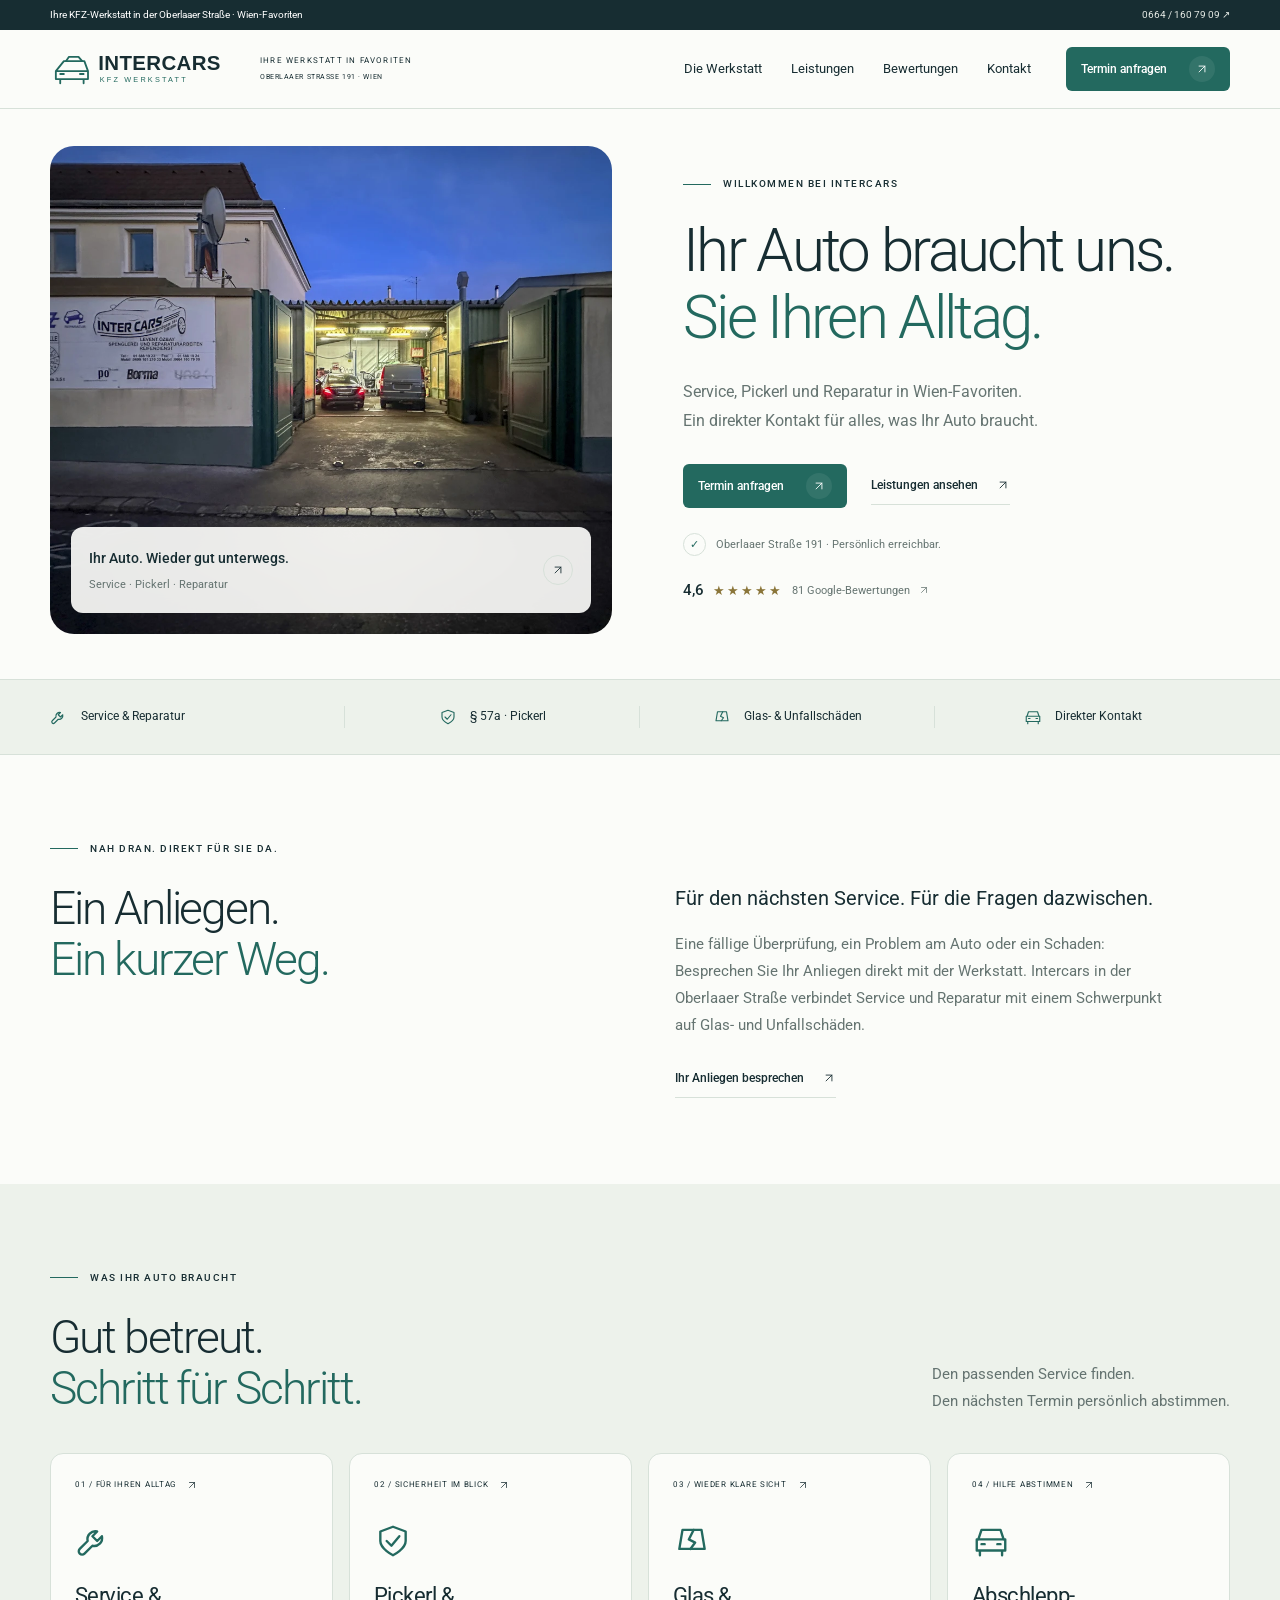
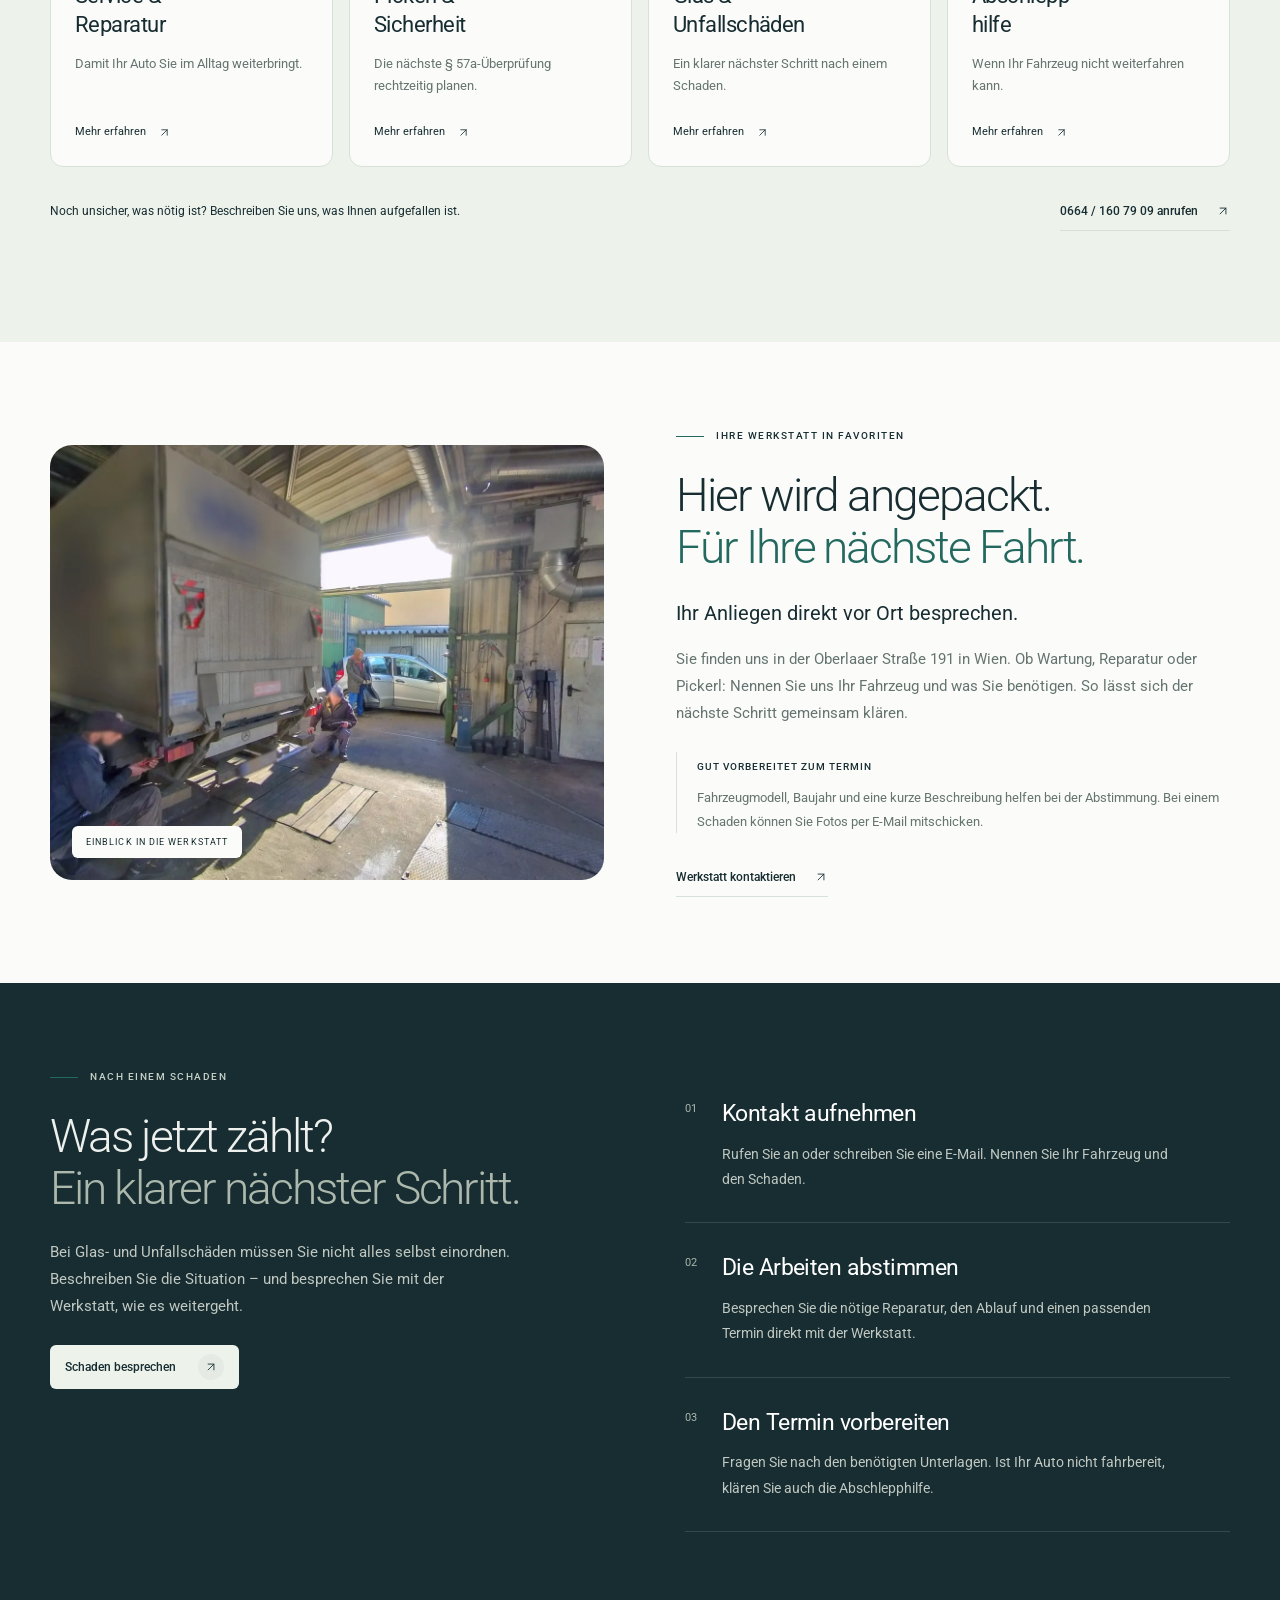
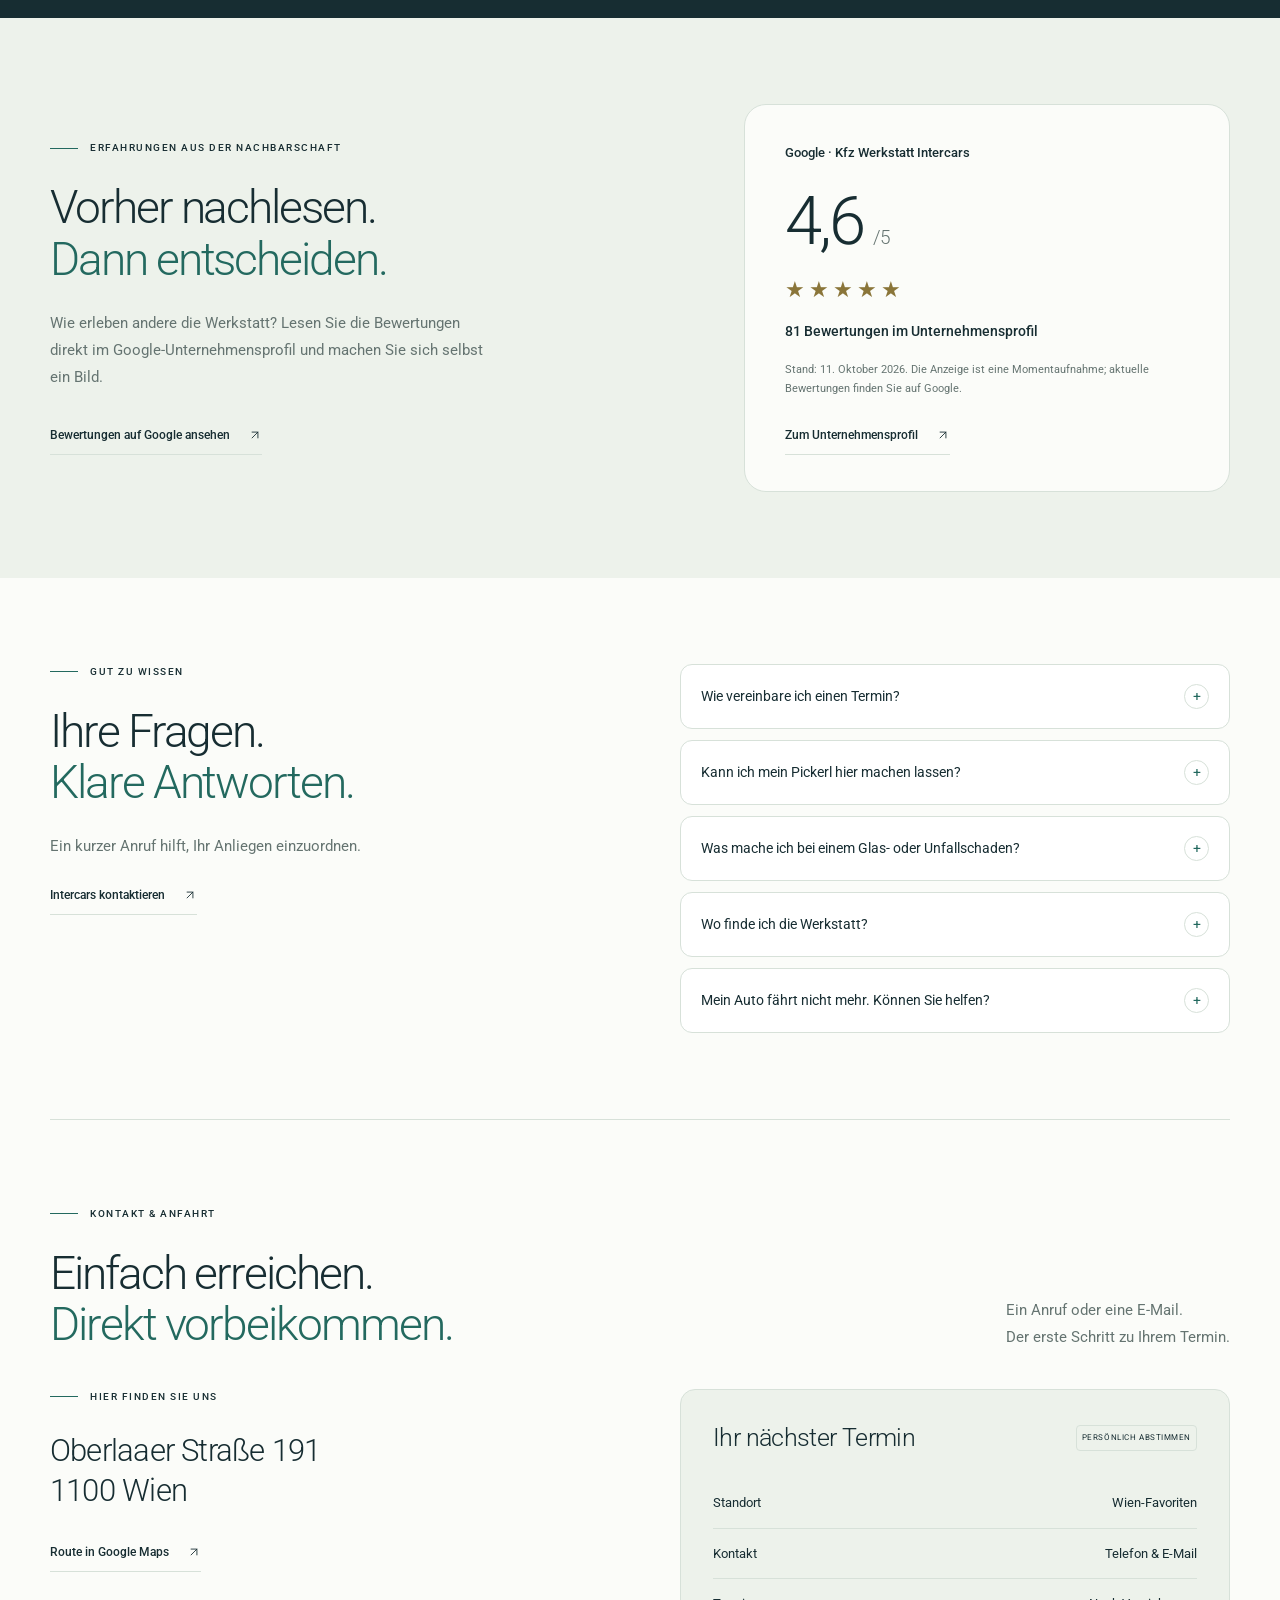
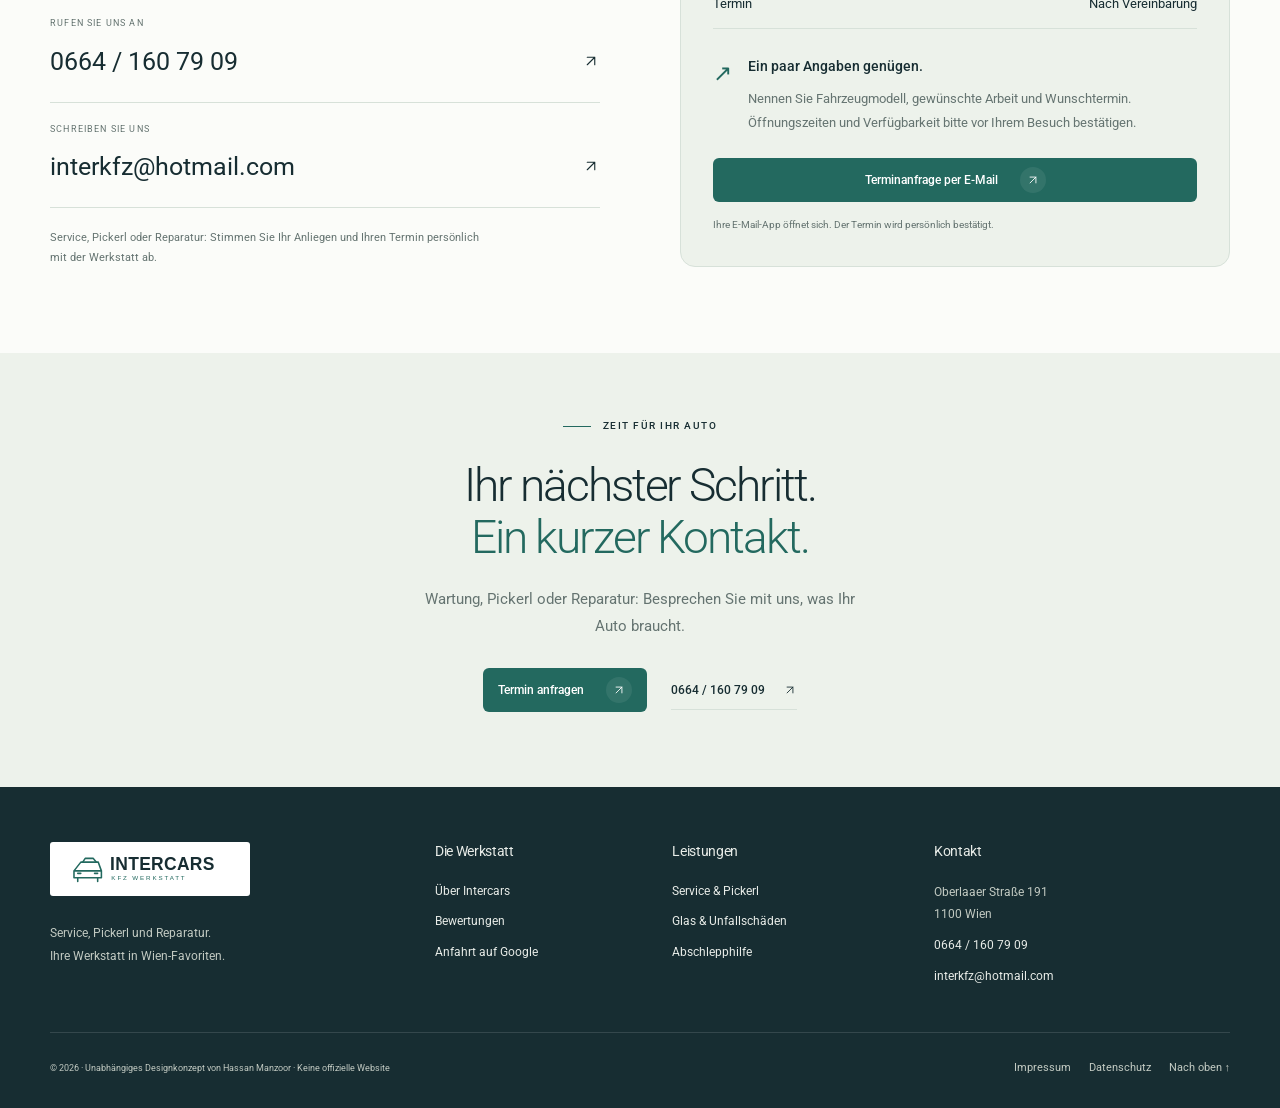
<file: index.html>
<!doctype html><html lang="de"><head><meta charset="utf-8"><meta name="viewport" content="width=device-width,initial-scale=1"><meta name="theme-color" content="#172d32"><meta name="robots" content="noindex,nofollow"><title>Intercars · Ihre KFZ-Werkstatt in Wien-Favoriten</title><meta name="description" content="Service, Reparatur, Pickerl sowie Glas- und Unfallschäden in der Oberlaaer Straße 191, 1100 Wien. Unabhängiger Website-Entwurf."><link rel="icon" href="assets/favicon.svg"><link rel="preload" as="image" href="assets/entrance.webp"><link rel="stylesheet" href="style.css"><script src="app.js" defer></script></head><body><a class="skip" href="#main">Zum Inhalt springen</a><div class="topline"><div class="wrap"><span>Ihre KFZ-Werkstatt in der Oberlaaer Straße · Wien-Favoriten</span><a href="tel:+436641607909">0664 / 160 79 09 ↗</a></div></div><header><div class="wrap nav"><a class="brand" href="/" aria-label="Intercars – Startseite"><img src="assets/logo.svg" alt="Intercars KFZ Werkstatt" width="260" height="64"><span>IHRE WERKSTATT IN FAVORITEN<small>OBERLAAER STRASSE 191 · WIEN</small></span></a><nav id="navigation" aria-label="Hauptnavigation"><a href="#werkstatt">Die Werkstatt</a><a href="#leistungen">Leistungen</a><a href="#bewertungen">Bewertungen</a><a href="#kontakt">Kontakt</a></nav><a class="button" href="#kontakt">Termin anfragen<span><svg viewBox="0 0 24 24" aria-hidden="true"><path d="M7 17 17 7M7 7h10v10"/></svg></span></a><button class="menu" aria-label="Menü öffnen" aria-controls="navigation" aria-expanded="false"><span></span><span></span></button></div></header>
<main id="main"><section class="hero wrap"><div class="hero-visual"><img src="assets/entrance.webp" alt="Einfahrt der KFZ-Werkstatt Intercars in der Oberlaaer Straße 191 – Foto aus dem Unternehmensprofil" loading="eager" decoding="async" width="1400" height="900"><div class="photo-tag"><div><strong>Ihr Auto. Wieder gut unterwegs.</strong><small>Service · Pickerl · Reparatur</small></div><a class="text-link" href="#werkstatt"><svg viewBox="0 0 24 24" aria-hidden="true"><path d="M7 17 17 7M7 7h10v10"/></svg></a></div></div><div class="hero-copy"><div class="eyebrow">WILLKOMMEN BEI INTERCARS</div><h1>Ihr Auto braucht uns.<br><span>Sie Ihren Alltag.</span></h1><p>Service, Pickerl und Reparatur in Wien-Favoriten.<br>Ein direkter Kontakt für alles, was Ihr Auto braucht.</p><div class="actions"><a class="button" href="#kontakt">Termin anfragen<span><svg viewBox="0 0 24 24" aria-hidden="true"><path d="M7 17 17 7M7 7h10v10"/></svg></span></a><a class="text-link" href="#leistungen">Leistungen ansehen<svg viewBox="0 0 24 24" aria-hidden="true"><path d="M7 17 17 7M7 7h10v10"/></svg></a></div><div class="hero-note"><span>✓</span> Oberlaaer Straße 191 · Persönlich erreichbar.</div><a class="hero-rating" href="https://www.google.com/maps/search/?api=1&query=Kfz+Werkstatt+Intercars+Oberlaaer+Stra%C3%9Fe+191+1100+Wien"><strong>4,6</strong><span class="stars">★★★★★</span><span>81 Google-Bewertungen <svg viewBox="0 0 24 24" aria-hidden="true"><path d="M7 17 17 7M7 7h10v10"/></svg></span></a></div></section>
<div class="trust-strip"><div class="wrap"><div><svg viewBox="0 0 24 24" aria-hidden="true"><path d="M14 6a5 5 0 0 0-6 6l-5 5a2 2 0 0 0 3 3l5-5a5 5 0 0 0 6-6l-3 3-3-3 3-3Z"/></svg>Service & Reparatur</div><div><svg viewBox="0 0 24 24" aria-hidden="true"><path d="m12 3 8 3v6c0 5-8 9-8 9s-8-4-8-9V6z"/><path d="m8 12 3 3 5-6"/></svg>§ 57a · Pickerl</div><div><svg viewBox="0 0 24 24" aria-hidden="true"><path d="M4 17 6 5h12l2 12H4Z"/><path d="m13 5-3 6 4 2-3 4"/></svg>Glas- & Unfallschäden</div><div><svg viewBox="0 0 24 24" aria-hidden="true"><path d="m4 11 2-6h12l2 6M3 11h18v7H3zM5 18v3m14-3v3M6 14h2m8 0h2"/></svg>Direkter Kontakt</div></div></div>
<section id="werkstatt" class="section wrap intro reveal"><div class="eyebrow">NAH DRAN. DIREKT FÜR SIE DA.</div><div class="intro-grid"><h2>Ein Anliegen.<br><span>Ein kurzer Weg.</span></h2><div><p class="lead">Für den nächsten Service. Für die Fragen dazwischen.</p><p>Eine fällige Überprüfung, ein Problem am Auto oder ein Schaden: Besprechen Sie Ihr Anliegen direkt mit der Werkstatt. Intercars in der Oberlaaer Straße verbindet Service und Reparatur mit einem Schwerpunkt auf Glas- und Unfallschäden.</p><a class="text-link" href="tel:+436641607909">Ihr Anliegen besprechen<svg viewBox="0 0 24 24" aria-hidden="true"><path d="M7 17 17 7M7 7h10v10"/></svg></a></div></div></section>
<section id="leistungen" class="section services"><div class="wrap"><div class="section-head reveal"><div><div class="eyebrow">WAS IHR AUTO BRAUCHT</div><h2>Gut betreut.<br><span>Schritt für Schritt.</span></h2></div><p>Den passenden Service finden.<br>Den nächsten Termin persönlich abstimmen.</p></div><div class="service-grid"><button class="service-card reveal" data-service="0" aria-haspopup="dialog"><span class="card-top">01 / FÜR IHREN ALLTAG<svg viewBox="0 0 24 24" aria-hidden="true"><path d="M7 17 17 7M7 7h10v10"/></svg></span><svg viewBox="0 0 24 24" aria-hidden="true"><path d="M14 6a5 5 0 0 0-6 6l-5 5a2 2 0 0 0 3 3l5-5a5 5 0 0 0 6-6l-3 3-3-3 3-3Z"/></svg><h3>Service &<br>Reparatur</h3><p>Damit Ihr Auto Sie im Alltag weiterbringt.</p><span class="card-link">Mehr erfahren <svg viewBox="0 0 24 24" aria-hidden="true"><path d="M7 17 17 7M7 7h10v10"/></svg></span></button><button class="service-card reveal" data-service="1" aria-haspopup="dialog"><span class="card-top">02 / SICHERHEIT IM BLICK<svg viewBox="0 0 24 24" aria-hidden="true"><path d="M7 17 17 7M7 7h10v10"/></svg></span><svg viewBox="0 0 24 24" aria-hidden="true"><path d="m12 3 8 3v6c0 5-8 9-8 9s-8-4-8-9V6z"/><path d="m8 12 3 3 5-6"/></svg><h3>Pickerl &<br>Sicherheit</h3><p>Die nächste § 57a-Überprüfung rechtzeitig planen.</p><span class="card-link">Mehr erfahren <svg viewBox="0 0 24 24" aria-hidden="true"><path d="M7 17 17 7M7 7h10v10"/></svg></span></button><button class="service-card reveal" data-service="2" aria-haspopup="dialog"><span class="card-top">03 / WIEDER KLARE SICHT<svg viewBox="0 0 24 24" aria-hidden="true"><path d="M7 17 17 7M7 7h10v10"/></svg></span><svg viewBox="0 0 24 24" aria-hidden="true"><path d="M4 17 6 5h12l2 12H4Z"/><path d="m13 5-3 6 4 2-3 4"/></svg><h3>Glas &<br>Unfallschäden</h3><p>Ein klarer nächster Schritt nach einem Schaden.</p><span class="card-link">Mehr erfahren <svg viewBox="0 0 24 24" aria-hidden="true"><path d="M7 17 17 7M7 7h10v10"/></svg></span></button><button class="service-card reveal" data-service="3" aria-haspopup="dialog"><span class="card-top">04 / HILFE ABSTIMMEN<svg viewBox="0 0 24 24" aria-hidden="true"><path d="M7 17 17 7M7 7h10v10"/></svg></span><svg viewBox="0 0 24 24" aria-hidden="true"><path d="m4 11 2-6h12l2 6M3 11h18v7H3zM5 18v3m14-3v3M6 14h2m8 0h2"/></svg><h3>Abschlepp-<br>hilfe</h3><p>Wenn Ihr Fahrzeug nicht weiterfahren kann.</p><span class="card-link">Mehr erfahren <svg viewBox="0 0 24 24" aria-hidden="true"><path d="M7 17 17 7M7 7h10v10"/></svg></span></button></div><div class="service-bottom"><p>Noch unsicher, was nötig ist? Beschreiben Sie uns, was Ihnen aufgefallen ist.</p><a class="text-link" href="tel:+436641607909">0664 / 160 79 09 anrufen<svg viewBox="0 0 24 24" aria-hidden="true"><path d="M7 17 17 7M7 7h10v10"/></svg></a></div></div></section>
<section class="section wrap team"><div class="team-image reveal"><img src="assets/workshop.webp" alt="Arbeiten an einem Fahrzeug in der Intercars-Werkstatt – Aufnahme aus dem Unternehmensprofil" loading="lazy" decoding="async" width="1400" height="900"><span class="image-label">EINBLICK IN DIE WERKSTATT</span></div><div class="team-copy reveal"><div class="eyebrow">IHRE WERKSTATT IN FAVORITEN</div><h2>Hier wird angepackt.<br><span>Für Ihre nächste Fahrt.</span></h2><p class="lead">Ihr Anliegen direkt vor Ort besprechen.</p><p>Sie finden uns in der Oberlaaer Straße 191 in Wien. Ob Wartung, Reparatur oder Pickerl: Nennen Sie uns Ihr Fahrzeug und was Sie benötigen. So lässt sich der nächste Schritt gemeinsam klären.</p><div class="qualification"><strong>GUT VORBEREITET ZUM TERMIN</strong><p>Fahrzeugmodell, Baujahr und eine kurze Beschreibung helfen bei der Abstimmung. Bei einem Schaden können Sie Fotos per E-Mail mitschicken.</p></div><a class="text-link" href="#kontakt">Werkstatt kontaktieren<svg viewBox="0 0 24 24" aria-hidden="true"><path d="M7 17 17 7M7 7h10v10"/></svg></a></div></section>
<section class="comfort section"><div class="wrap comfort-grid"><div class="reveal"><div class="eyebrow">NACH EINEM SCHADEN</div><h2>Was jetzt zählt?<br><span>Ein klarer nächster Schritt.</span></h2><p>Bei Glas- und Unfallschäden müssen Sie nicht alles selbst einordnen. Beschreiben Sie die Situation – und besprechen Sie mit der Werkstatt, wie es weitergeht.</p><a class="button light" href="tel:+436641607909">Schaden besprechen<span><svg viewBox="0 0 24 24" aria-hidden="true"><path d="M7 17 17 7M7 7h10v10"/></svg></span></a></div><div class="comfort-list reveal"><div><span>01</span><div><h3>Kontakt aufnehmen</h3><p>Rufen Sie an oder schreiben Sie eine E-Mail. Nennen Sie Ihr Fahrzeug und den Schaden.</p></div></div><div><span>02</span><div><h3>Die Arbeiten abstimmen</h3><p>Besprechen Sie die nötige Reparatur, den Ablauf und einen passenden Termin direkt mit der Werkstatt.</p></div></div><div><span>03</span><div><h3>Den Termin vorbereiten</h3><p>Fragen Sie nach den benötigten Unterlagen. Ist Ihr Auto nicht fahrbereit, klären Sie auch die Abschlepphilfe.</p></div></div></div></div></section>
<section id="bewertungen" class="reviews section"><div class="wrap review-grid"><div class="reveal"><div class="eyebrow">ERFAHRUNGEN AUS DER NACHBARSCHAFT</div><h2>Vorher nachlesen.<br><span>Dann entscheiden.</span></h2><p>Wie erleben andere die Werkstatt? Lesen Sie die Bewertungen direkt im Google-Unternehmensprofil und machen Sie sich selbst ein Bild.</p><a class="text-link" href="https://www.google.com/maps/search/?api=1&query=Kfz+Werkstatt+Intercars+Oberlaaer+Stra%C3%9Fe+191+1100+Wien">Bewertungen auf Google ansehen<svg viewBox="0 0 24 24" aria-hidden="true"><path d="M7 17 17 7M7 7h10v10"/></svg></a></div><div class="rating-card reveal"><div class="google-label">Google · Kfz Werkstatt Intercars</div><div class="rating-score">4,6<span>/ 5</span></div><div class="stars" aria-label="4,6 von 5 Sternen">★★★★★</div><strong>81 Bewertungen im Unternehmensprofil</strong><p>Stand: 11. Oktober 2026. Die Anzeige ist eine Momentaufnahme; aktuelle Bewertungen finden Sie auf Google.</p><a class="text-link" href="https://www.google.com/maps/search/?api=1&query=Kfz+Werkstatt+Intercars+Oberlaaer+Stra%C3%9Fe+191+1100+Wien">Zum Unternehmensprofil<svg viewBox="0 0 24 24" aria-hidden="true"><path d="M7 17 17 7M7 7h10v10"/></svg></a></div></div></section>
<section class="section wrap faq"><div class="faq-grid"><div class="reveal"><div class="eyebrow">GUT ZU WISSEN</div><h2>Ihre Fragen.<br><span>Klare Antworten.</span></h2><p>Ein kurzer Anruf hilft, Ihr Anliegen einzuordnen.</p><a class="text-link" href="#kontakt">Intercars kontaktieren<svg viewBox="0 0 24 24" aria-hidden="true"><path d="M7 17 17 7M7 7h10v10"/></svg></a></div><div class="questions reveal"><details><summary>Wie vereinbare ich einen Termin?<span>+</span></summary><p>Rufen Sie unter 0664 / 160 79 09 an oder schreiben Sie an interkfz@hotmail.com. Nennen Sie Ihr Fahrzeug, Ihr Anliegen und Ihren Wunschtermin. Die Werkstatt bestätigt den Termin persönlich.</p></details><details><summary>Kann ich mein Pickerl hier machen lassen?<span>+</span></summary><p>Intercars ist als § 57a-Prüfstelle gelistet. Bitte stimmen Sie bei der Anfrage ab, ob Ihr Fahrzeug geprüft werden kann und welche Unterlagen Sie mitbringen sollen.</p></details><details><summary>Was mache ich bei einem Glas- oder Unfallschaden?<span>+</span></summary><p>Beschreiben Sie den Schaden bei einem Anruf oder in Ihrer E-Mail. Die Werkstatt stimmt mit Ihnen den nächsten Schritt und einen passenden Termin ab.</p></details><details><summary>Wo finde ich die Werkstatt?<span>+</span></summary><p>In der Oberlaaer Straße 191, 1100 Wien. Die Zufahrt und der Eingang sind auf dem Werkstattfoto zu sehen. Über den Routenlink öffnet sich Google Maps.</p></details><details><summary>Mein Auto fährt nicht mehr. Können Sie helfen?<span>+</span></summary><p>Ein Abschleppdienst ist im Branchenprofil angeführt. Rufen Sie an, um Verfügbarkeit und Ablauf zu klären. Die Website ist kein Notrufdienst; ein Termin oder Einsatz wird persönlich bestätigt.</p></details></div></div></section>
<section id="kontakt" class="section wrap contact"><div class="section-head reveal"><div><div class="eyebrow">KONTAKT & ANFAHRT</div><h2>Einfach erreichen.<br><span>Direkt vorbeikommen.</span></h2></div><p>Ein Anruf oder eine E-Mail.<br>Der erste Schritt zu Ihrem Termin.</p></div><div class="contact-grid"><div class="contact-address reveal"><div class="eyebrow">HIER FINDEN SIE UNS</div><h3>Oberlaaer Straße 191<br>1100 Wien</h3><a class="text-link" href="https://www.google.com/maps/search/?api=1&query=Kfz+Werkstatt+Intercars+Oberlaaer+Stra%C3%9Fe+191+1100+Wien">Route in Google Maps<svg viewBox="0 0 24 24" aria-hidden="true"><path d="M7 17 17 7M7 7h10v10"/></svg></a><div class="contact-links"><a href="tel:+436641607909"><small>RUFEN SIE UNS AN</small><span>0664 / 160 79 09 <svg viewBox="0 0 24 24" aria-hidden="true"><path d="M7 17 17 7M7 7h10v10"/></svg></span></a><a href="mailto:interkfz@hotmail.com?subject=Terminanfrage%20Intercars"><small>SCHREIBEN SIE UNS</small><span>interkfz@hotmail.com <svg viewBox="0 0 24 24" aria-hidden="true"><path d="M7 17 17 7M7 7h10v10"/></svg></span></a></div><p class="contact-note">Service, Pickerl oder Reparatur: Stimmen Sie Ihr Anliegen und Ihren Termin persönlich mit der Werkstatt ab.</p></div><div class="hours reveal"><div class="hours-heading"><h3>Ihr nächster Termin</h3><span>PERSÖNLICH ABSTIMMEN</span></div><dl><div><dt>Standort</dt><dd>Wien-Favoriten</dd></div><div><dt>Kontakt</dt><dd>Telefon & E-Mail</dd></div><div><dt>Termin</dt><dd>Nach Vereinbarung</dd></div></dl><div class="booking-note"><span>↗</span><div><strong>Ein paar Angaben genügen.</strong><p>Nennen Sie Fahrzeugmodell, gewünschte Arbeit und Wunschtermin. Öffnungszeiten und Verfügbarkeit bitte vor Ihrem Besuch bestätigen.</p></div></div><a class="button" href="mailto:interkfz@hotmail.com?subject=Terminanfrage%20Intercars">Terminanfrage per E-Mail<span><svg viewBox="0 0 24 24" aria-hidden="true"><path d="M7 17 17 7M7 7h10v10"/></svg></span></a><small>Ihre E-Mail-App öffnet sich. Der Termin wird persönlich bestätigt.</small></div></div></section>
<section class="closing"><div class="wrap reveal"><div class="eyebrow">ZEIT FÜR IHR AUTO</div><h2>Ihr nächster Schritt.<br><span>Ein kurzer Kontakt.</span></h2><p>Wartung, Pickerl oder Reparatur: Besprechen Sie mit uns, was Ihr Auto braucht.</p><div class="actions"><a class="button" href="#kontakt">Termin anfragen<span><svg viewBox="0 0 24 24" aria-hidden="true"><path d="M7 17 17 7M7 7h10v10"/></svg></span></a><a class="text-link" href="tel:+436641607909">0664 / 160 79 09<svg viewBox="0 0 24 24" aria-hidden="true"><path d="M7 17 17 7M7 7h10v10"/></svg></a></div></div></section></main>
<footer><div class="wrap"><div class="footer-grid"><div><a class="brand" href="/" aria-label="Intercars – Startseite"><img src="assets/logo.svg" alt="Intercars KFZ Werkstatt" width="260" height="64"><span>IHRE WERKSTATT IN FAVORITEN<small>OBERLAAER STRASSE 191 · WIEN</small></span></a><p>Service, Pickerl und Reparatur.<br>Ihre Werkstatt in Wien-Favoriten.</p></div><div><h3>Die Werkstatt</h3><a href="#werkstatt">Über Intercars</a><a href="#bewertungen">Bewertungen</a><a href="https://www.google.com/maps/search/?api=1&query=Kfz+Werkstatt+Intercars+Oberlaaer+Stra%C3%9Fe+191+1100+Wien">Anfahrt auf Google</a></div><div><h3>Leistungen</h3><a href="#leistungen">Service & Pickerl</a><a href="#leistungen">Glas & Unfallschäden</a><a href="#leistungen">Abschlepphilfe</a></div><div><h3>Kontakt</h3><p>Oberlaaer Straße 191<br>1100 Wien</p><a href="tel:+436641607909">0664 / 160 79 09</a><a href="mailto:interkfz@hotmail.com">interkfz@hotmail.com</a></div></div><div class="footer-bottom"><span>© 2026 · Unabhängiges Designkonzept von Hassan Manzoor · Keine offizielle Website</span><div><a href="impressum.html">Impressum</a><a href="datenschutz.html">Datenschutz</a><a href="#main">Nach oben ↑</a></div></div></div></footer><div class="mobile-bar"><a class="button" href="tel:+436641607909">Anrufen<span><svg viewBox="0 0 24 24" aria-hidden="true"><path d="M7 17 17 7M7 7h10v10"/></svg></span></a><a class="button" href="#kontakt">Termin anfragen<span><svg viewBox="0 0 24 24" aria-hidden="true"><path d="M7 17 17 7M7 7h10v10"/></svg></span></a></div><dialog id="detail-dialog" aria-labelledby="dialog-title"><button class="dialog-close" aria-label="Schließen">×</button><div id="dialog-content"></div></dialog></body></html>
</file>
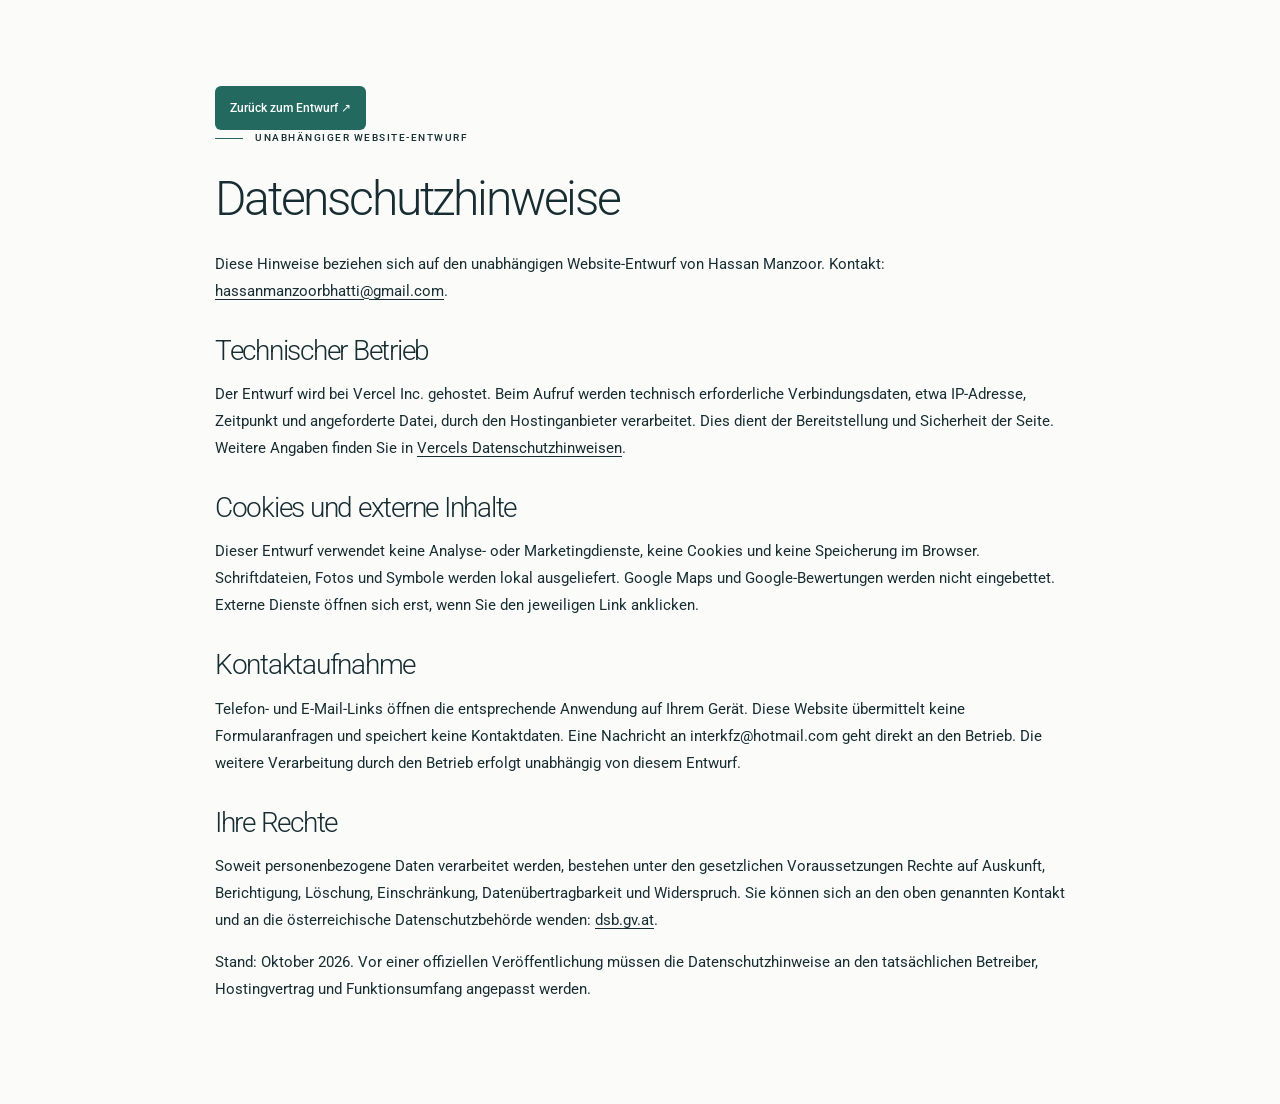
<file: datenschutz.html>
<!doctype html><html lang="de"><head><meta charset="utf-8"><meta name="viewport" content="width=device-width,initial-scale=1"><meta name="robots" content="noindex,nofollow"><title>Datenschutzhinweise · Intercars Designkonzept</title><link rel="stylesheet" href="style.css"></head><body><main class="section wrap legal-page"><a class="button" href="/">Zurück zum Entwurf ↗</a><div class="eyebrow">UNABHÄNGIGER WEBSITE-ENTWURF</div><h1>Datenschutzhinweise</h1><p>Diese Hinweise beziehen sich auf den unabhängigen Website-Entwurf von Hassan Manzoor. Kontakt: <a href="mailto:hassanmanzoorbhatti@gmail.com">hassanmanzoorbhatti@gmail.com</a>.</p><h2>Technischer Betrieb</h2><p>Der Entwurf wird bei Vercel Inc. gehostet. Beim Aufruf werden technisch erforderliche Verbindungsdaten, etwa IP-Adresse, Zeitpunkt und angeforderte Datei, durch den Hostinganbieter verarbeitet. Dies dient der Bereitstellung und Sicherheit der Seite. Weitere Angaben finden Sie in <a href="https://vercel.com/legal/privacy-policy">Vercels Datenschutzhinweisen</a>.</p><h2>Cookies und externe Inhalte</h2><p>Dieser Entwurf verwendet keine Analyse- oder Marketingdienste, keine Cookies und keine Speicherung im Browser. Schriftdateien, Fotos und Symbole werden lokal ausgeliefert. Google Maps und Google-Bewertungen werden nicht eingebettet. Externe Dienste öffnen sich erst, wenn Sie den jeweiligen Link anklicken.</p><h2>Kontaktaufnahme</h2><p>Telefon- und E-Mail-Links öffnen die entsprechende Anwendung auf Ihrem Gerät. Diese Website übermittelt keine Formularanfragen und speichert keine Kontaktdaten. Eine Nachricht an interkfz@hotmail.com geht direkt an den Betrieb. Die weitere Verarbeitung durch den Betrieb erfolgt unabhängig von diesem Entwurf.</p><h2>Ihre Rechte</h2><p>Soweit personenbezogene Daten verarbeitet werden, bestehen unter den gesetzlichen Voraussetzungen Rechte auf Auskunft, Berichtigung, Löschung, Einschränkung, Datenübertragbarkeit und Widerspruch. Sie können sich an den oben genannten Kontakt und an die österreichische Datenschutzbehörde wenden: <a href="https://www.dsb.gv.at/">dsb.gv.at</a>.</p><p>Stand: Oktober 2026. Vor einer offiziellen Veröffentlichung müssen die Datenschutzhinweise an den tatsächlichen Betreiber, Hostingvertrag und Funktionsumfang angepasst werden.</p></main></body></html>
</file>
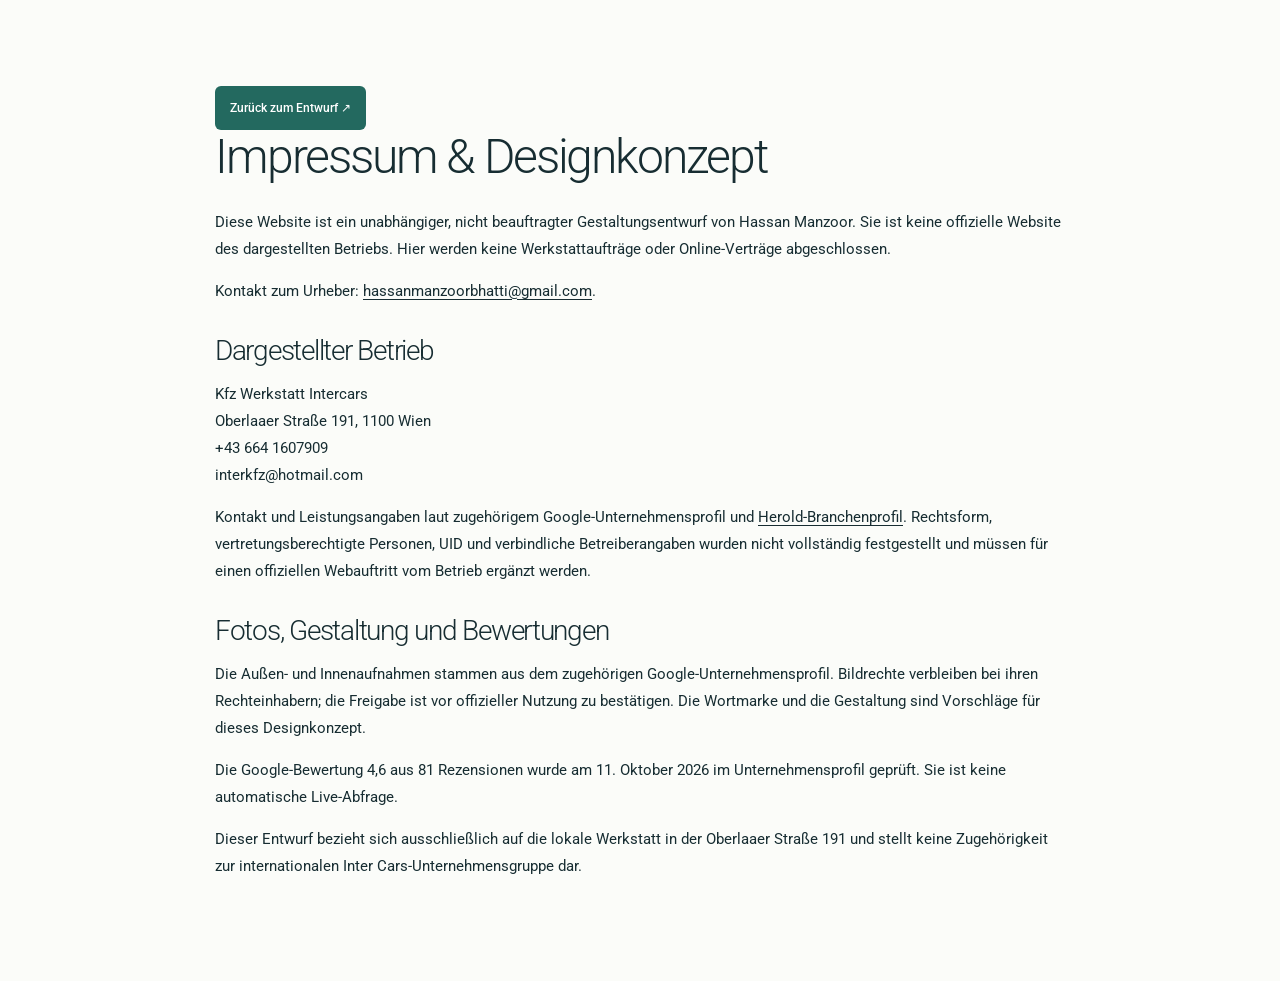
<file: impressum.html>
<!doctype html><html lang="de"><head><meta charset="utf-8"><meta name="viewport" content="width=device-width,initial-scale=1"><meta name="robots" content="noindex,nofollow"><title>Impressum · Intercars Designkonzept</title><link rel="stylesheet" href="style.css"></head><body><main class="section wrap legal-page"><a class="button" href="/">Zurück zum Entwurf ↗</a><h1>Impressum & Designkonzept</h1><p>Diese Website ist ein unabhängiger, nicht beauftragter Gestaltungsentwurf von Hassan Manzoor. Sie ist keine offizielle Website des dargestellten Betriebs. Hier werden keine Werkstattaufträge oder Online-Verträge abgeschlossen.</p><p>Kontakt zum Urheber: <a href="mailto:hassanmanzoorbhatti@gmail.com">hassanmanzoorbhatti@gmail.com</a>.</p><h2>Dargestellter Betrieb</h2><p>Kfz Werkstatt Intercars<br>Oberlaaer Straße 191, 1100 Wien<br>+43 664 1607909<br>interkfz@hotmail.com</p><p>Kontakt und Leistungsangaben laut zugehörigem Google-Unternehmensprofil und <a href="https://www.herold.at/gelbe-seiten/wien/6CpPg/kfz-werkstatt-intercars/">Herold-Branchenprofil</a>. Rechtsform, vertretungsberechtigte Personen, UID und verbindliche Betreiberangaben wurden nicht vollständig festgestellt und müssen für einen offiziellen Webauftritt vom Betrieb ergänzt werden.</p><h2>Fotos, Gestaltung und Bewertungen</h2><p>Die Außen- und Innenaufnahmen stammen aus dem zugehörigen Google-Unternehmensprofil. Bildrechte verbleiben bei ihren Rechteinhabern; die Freigabe ist vor offizieller Nutzung zu bestätigen. Die Wortmarke und die Gestaltung sind Vorschläge für dieses Designkonzept.</p><p>Die Google-Bewertung 4,6 aus 81 Rezensionen wurde am 11. Oktober 2026 im Unternehmensprofil geprüft. Sie ist keine automatische Live-Abfrage.</p><p>Dieser Entwurf bezieht sich ausschließlich auf die lokale Werkstatt in der Oberlaaer Straße 191 und stellt keine Zugehörigkeit zur internationalen Inter Cars-Unternehmensgruppe dar.</p></main></body></html>
</file>
<file: style.css>
@font-face{font-family:Roboto;src:url('assets/roboto-300.ttf');font-weight:300;font-display:swap}@font-face{font-family:Roboto;src:url('assets/roboto-400.ttf');font-weight:400;font-display:swap}@font-face{font-family:Roboto;src:url('assets/roboto-500.ttf');font-weight:500;font-display:swap}@font-face{font-family:Roboto;src:url('assets/roboto-700.ttf');font-weight:700;font-display:swap}
:root{--ink:#3b4347;--accent:#586158;--muted:#6b7579;--paper:#fafaf8;--wash:#eff1ef;--line:#dce0dc;--dark:#30383c}*{box-sizing:border-box}html{scroll-behavior:smooth;scroll-padding-top:100px}body{margin:0;background:var(--paper);color:var(--ink);font:400 15px/1.8 Roboto,Arial,sans-serif}a{color:inherit;text-decoration:none}button,input{font:inherit}button{cursor:pointer}img{max-width:100%}h1,h2,h3,p,figure{margin:0}h1,h2{font-weight:300;line-height:1.12;letter-spacing:-.045em}h1{font-size:clamp(43px,4.7vw,66px)}h2{font-size:46px}h1 span,h2 span{color:var(--accent)}h3{font-weight:400;line-height:1.3;letter-spacing:-.025em}svg{width:18px;height:18px;fill:none;stroke:currentColor;stroke-width:1.5;stroke-linecap:round;stroke-linejoin:round;flex:none}a:focus-visible,button:focus-visible,summary:focus-visible{outline:2px solid var(--accent);outline-offset:6px}.wrap{width:calc(100% - 100px);max-width:1300px;margin:auto}.section{padding:86px 0}.skip{position:fixed;top:-100px;left:15px;background:white;padding:12px;z-index:10}.skip:focus{top:10px}.topline{background:var(--ink);color:#fff;font-size:10px;line-height:30px}.topline .wrap{display:flex;justify-content:space-between}.topline a{color:#e3e8e3}header{border-bottom:1px solid var(--line);background:var(--paper);position:sticky;top:0;z-index:5}.nav{height:78px;display:flex;align-items:center;gap:35px}.brand{display:flex;align-items:center;gap:20px}.brand img{width:148px;height:48px;object-fit:contain}.brand>span{font-size:9px;letter-spacing:.15em;line-height:1.5}.brand small{display:block;font-size:7px;margin-top:5px;letter-spacing:.08em}nav{display:flex;gap:29px;margin-left:auto;font-size:13px}nav a:hover{color:var(--accent)}.button{display:inline-flex;align-items:center;justify-content:center;gap:22px;background:var(--ink);color:white;padding:9px 15px;min-height:44px;border-radius:6px;font-size:12px;font-weight:500;line-height:1.4;transition:background .2s,transform .2s}.button:hover{background:var(--accent);transform:translateY(-2px)}.button>span{display:grid;place-items:center;width:26px;height:26px;border-radius:50%;background:#ffffff13}.button svg{width:14px;height:14px}.menu{display:none;background:none;border:0;padding:10px}.menu span{display:block;width:22px;height:1px;background:var(--ink);margin:6px 0}.hero{display:grid;grid-template-columns:1fr 1fr;align-items:center;gap:56px;min-height:570px;padding-top:30px;padding-bottom:38px}.hero-visual{height:488px;position:relative;border-radius:24px;overflow:hidden}.hero-photo{width:100%;height:100%;object-fit:cover;object-position:58% center;display:block}.photo-tag{position:absolute;bottom:21px;left:21px;right:21px;padding:18px;background:#fafaf8ed;border-radius:12px;display:flex;justify-content:space-between;align-items:center;box-shadow:0 4px 30px #0001;backdrop-filter:blur(10px)}.photo-tag strong{font-weight:500;font-size:14px}.photo-tag small{display:block;font-size:11px;color:var(--muted);margin-top:3px}.photo-tag .text-link{margin:0;padding:7px;border:1px solid var(--line);border-radius:50%}.hero-copy{padding-left:15px}.eyebrow{display:flex;align-items:center;gap:12px;font-size:10px;font-weight:500;letter-spacing:.15em;line-height:1.6;margin-bottom:26px}.eyebrow:before{content:'';height:1px;width:28px;background:var(--accent)}.hero p{font-size:16px;color:var(--muted);margin:27px 0 28px}.actions{display:flex;align-items:center;gap:24px;flex-wrap:wrap}.text-link{display:inline-flex;align-items:center;gap:18px;padding:10px 0;border-bottom:1px solid var(--line);font-size:12px;font-weight:500;line-height:1.5}.text-link:hover{color:var(--accent)}.text-link svg{width:14px;height:14px}.hero-note{display:flex;align-items:center;gap:10px;font-size:11px;color:var(--muted);margin-top:25px}.hero-note>span{border:1px solid var(--line);height:23px;width:23px;display:grid;place-items:center;border-radius:50%;color:var(--accent)}.hero-rating{display:flex;align-items:center;gap:9px;font-size:10px;margin-top:21px}.hero-rating>strong{font-size:15px;font-weight:500}.hero-rating>span:last-child{display:flex;align-items:center;gap:8px;color:var(--muted)}.hero-rating svg{width:12px;height:12px}.stars{color:#8a7539;letter-spacing:2px;font-size:13px}.trust-strip{border-top:1px solid var(--line);border-bottom:1px solid var(--line)}.trust-strip .wrap{display:grid;grid-template-columns:repeat(4,1fr);padding:26px 0}.trust-strip .wrap>div{display:flex;align-items:center;justify-content:center;gap:13px;font-size:12px;border-right:1px solid var(--line)}.trust-strip .wrap>div:first-child{justify-content:flex-start}.trust-strip .wrap>div:last-child{border:0}.trust-strip svg{color:var(--accent)}.intro-grid{display:grid;grid-template-columns:1fr 1fr;gap:70px}.intro-grid .lead{font-size:20px;line-height:1.5;color:var(--ink);margin-bottom:18px}.intro-grid p{color:var(--muted);max-width:510px}.intro-grid .text-link{margin-top:20px}.services{background:var(--wash)}.section-head{display:flex;justify-content:space-between;gap:40px;align-items:flex-end;margin-bottom:38px}.section-head>p{max-width:400px;color:var(--muted)}.service-grid{display:grid;grid-template-columns:repeat(4,1fr);gap:16px}.service-card{text-align:left;border:1px solid var(--line);border-radius:13px;background:var(--paper);padding:24px;color:var(--ink);display:flex;flex-direction:column;transition:transform .2s,box-shadow .2s}.service-card:hover{transform:translateY(-5px);box-shadow:0 10px 25px #30383c09}.card-top{font-size:8px;letter-spacing:.09em;display:flex;justify-content:space-between;align-items:center;gap:10px}.card-top svg{width:12px;height:12px}.service-card>svg{width:38px;height:38px;margin:30px 0 22px;color:var(--accent)}.service-card h3{font-size:22px;margin-bottom:14px}.service-card p{font-size:13px;line-height:1.7;color:var(--muted);margin-bottom:25px}.card-link{display:flex;align-items:center;gap:12px;font-size:11px;margin-top:auto}.card-link svg{width:13px;height:13px}.service-bottom{display:flex;justify-content:space-between;align-items:center;gap:25px;margin:25px 0;font-size:12px}.all-services{border-top:1px solid var(--line);border-bottom:1px solid var(--line);font-size:13px}.all-services summary{display:flex;justify-content:space-between;padding:19px 0;cursor:pointer;list-style:none}.all-services p{padding:0 0 20px;color:var(--muted)}summary::-webkit-details-marker{display:none}.practice-gallery{display:grid;grid-template-columns:1fr 1fr;gap:20px;margin-top:38px}.practice-gallery img{width:100%;height:240px;object-fit:cover;border-radius:13px;display:block}.practice-gallery figcaption{font-size:11px;color:var(--muted);margin-top:10px}.team{display:grid;grid-template-columns:1fr 1fr;align-items:center;gap:72px}.team-image{height:435px;position:relative;border-radius:22px;overflow:hidden}.team-image img{width:100%;height:100%;object-fit:cover;object-position:48% center}.image-label{position:absolute;left:22px;bottom:22px;background:var(--paper);padding:8px 14px;border-radius:6px;letter-spacing:.12em;font-size:9px}.team-copy .lead{font-size:20px;color:var(--ink);margin:22px 0 15px}.team-copy p{color:var(--muted)}.qualification{margin:25px 0;border-left:1px solid var(--line);padding:0 0 0 20px}.qualification strong{font-size:10px;letter-spacing:.1em;font-weight:500}.qualification p{font-size:13px;margin-top:7px}.comfort{background:var(--dark);color:#edf0ed}.comfort h2 span{color:#acb8ac}.comfort .eyebrow{color:#c7d0c7}.comfort-grid{display:grid;grid-template-columns:1fr 1fr;gap:90px}.comfort p{color:#c1c8c1;margin:25px 0;font-size:15px;max-width:460px}.light{background:var(--wash);color:var(--ink)}.light:hover{background:white}.light>span{background:#3b43470a}.comfort-photo{margin-top:32px}.comfort-photo img{height:245px;width:100%;object-fit:cover;border-radius:14px}.comfort-photo figcaption{font-size:10px;color:#aeb8ae;margin-top:9px}.comfort-list{display:flex;flex-direction:column;justify-content:center}.comfort-list>div{display:flex;gap:25px;border-bottom:1px solid #ffffff20;padding:30px 0}.comfort-list>div>span{color:#acb8ac;font-size:11px}.comfort-list h3{font-size:23px;color:#fff}.comfort-list p{font-size:14px;line-height:1.8;margin:13px 0 0}.visit-layout{display:grid;grid-template-columns:1fr 1fr;gap:70px;align-items:center}.visit-intro{margin:22px 0 25px;color:var(--muted);max-width:460px}.steps{display:flex;flex-direction:column;gap:13px;margin-bottom:25px}.steps>div{display:flex;align-items:flex-start;gap:18px;padding:18px 20px;border:1px solid var(--line);border-radius:13px;background:#fff}.steps>div>span{font-size:13px;color:var(--accent);padding-top:2px}.steps h3{font-size:19px;margin-bottom:7px}.steps p{font-size:13px;color:var(--muted)}.visit-masonry{display:grid;grid-template-columns:1fr 1fr;gap:16px;align-items:start}.visit-masonry figure{border-radius:16px;overflow:hidden;height:220px}.visit-masonry figure:first-child{margin-top:25px;height:195px}.visit-masonry figure:nth-child(3){height:290px}.visit-masonry figure:nth-child(4){height:260px}.visit-masonry img{width:100%;height:100%;object-fit:cover}.visit-masonry figure:nth-child(2) img{object-position:50% 60%}.reviews{background:var(--wash)}.review-grid{display:grid;grid-template-columns:1.2fr 1fr;gap:110px;align-items:center}.review-grid p{margin:25px 0;color:var(--muted);max-width:440px}.rating-card{border:1px solid var(--line);background:var(--paper);border-radius:22px;padding:36px 40px}.google-label{font-size:13px;font-weight:500}.rating-score{font-size:67px;font-weight:300;letter-spacing:-.04em;line-height:1.2;margin:17px 0 8px}.rating-score span{font-size:19px;color:var(--muted);margin-left:9px}.rating-card .stars{font-size:22px;letter-spacing:4px}.rating-card strong{display:block;font-size:14px;font-weight:400;margin-top:10px}.rating-card p{font-size:11px;line-height:1.7;margin:17px 0}.faq-grid{display:grid;grid-template-columns:1fr 1fr;gap:80px}.faq-grid>div>p{margin:24px 0 16px;color:var(--muted)}.questions{display:flex;flex-direction:column;gap:11px}.questions details{border:1px solid var(--line);border-radius:12px;overflow:hidden;background:#fff}.questions summary{display:flex;justify-content:space-between;align-items:center;padding:19px 20px;gap:18px;cursor:pointer;font-size:14px;line-height:1.5}.questions summary span{width:25px;height:25px;border:1px solid var(--line);border-radius:50%;display:grid;place-items:center;flex:none;color:var(--accent)}.questions details[open] summary{border-bottom:1px solid var(--line)}.questions details[open] summary span{transform:rotate(45deg)}.questions p{padding:18px 20px 20px;font-size:14px;color:var(--muted);line-height:1.8}.contact{border-top:1px solid var(--line)}.contact-grid{display:grid;grid-template-columns:1fr 1fr;gap:80px}.contact-address h3{font-size:31px;margin-bottom:22px;font-weight:300}.contact-links{margin-top:25px}.contact-links a{display:block;padding:18px 0;border-bottom:1px solid var(--line)}.contact-links small{display:block;font-size:9px;letter-spacing:.13em;color:var(--muted);margin-bottom:7px}.contact-links span{font-size:21px;display:flex;justify-content:space-between;align-items:center;gap:15px;overflow-wrap:anywhere}.contact-note{font-size:11px;color:var(--muted);max-width:440px;line-height:1.8;margin-top:20px}.hours{padding:32px;background:var(--wash);border:1px solid var(--line);border-radius:15px}.hours-heading{display:flex;align-items:center;justify-content:space-between;gap:10px}.hours-heading h3{font-size:25px;font-weight:300}.hours-heading>span{font-size:8px;letter-spacing:.07em;border:1px solid var(--line);border-radius:4px;padding:5px;white-space:nowrap}.hours dl{margin:24px 0}.hours dl>div{display:flex;justify-content:space-between;gap:15px;padding:13px 0;border-bottom:1px solid var(--line);font-size:13px}.hours dd{margin:0;text-align:right}.booking-note{display:flex;gap:16px;margin:24px 0}.booking-note>span{font-size:23px;color:var(--accent)}.booking-note strong{font-weight:500;font-size:14px}.booking-note p{font-size:13px;margin-top:7px;color:var(--muted)}.hours>small{display:block;margin-top:14px;color:var(--muted);font-size:10px}.closing{background:var(--wash);text-align:center;padding:65px 0 75px}.closing .eyebrow{justify-content:center}.closing p{max-width:460px;margin:23px auto 28px;color:var(--muted)}.closing .actions{justify-content:center}footer{background:var(--ink);color:#e8ece8;padding:55px 0 30px}.footer-grid{display:grid;grid-template-columns:1.4fr .8fr .9fr 1.2fr;gap:40px;padding-bottom:45px}.footer-grid .brand{display:block}.footer-grid .brand img{background:#fff;border-radius:3px;padding:5px;width:160px;height:auto}.footer-grid .brand>span{display:none}.footer-grid h3{font-size:14px;margin-bottom:20px}.footer-grid p{font-size:12px;color:#c2cac2;line-height:1.9;margin-top:17px}.footer-grid a:not(.brand){display:block;font-size:12px;margin-top:9px;overflow-wrap:anywhere}.footer-bottom{display:flex;justify-content:space-between;align-items:center;gap:25px;border-top:1px solid #ffffff20;padding-top:25px;font-size:9px;color:#c2cac2}.footer-bottom>div{display:flex;gap:18px;font-size:11px}.mobile-bar{display:none}dialog{border:1px solid var(--line);border-radius:20px;max-width:600px;width:calc(100% - 35px);padding:48px 35px;background:var(--paper);color:var(--ink)}dialog::backdrop{background:#1f272bb3;backdrop-filter:blur(6px)}.dialog-close{position:absolute;right:15px;top:10px;border:0;background:transparent;font-size:30px;color:var(--ink)}#dialog-content h2{font-size:34px}#dialog-content p{margin:22px 0 28px;font-size:16px}.js-motion .reveal{opacity:0;transform:translateY(20px);transition:opacity .65s,transform .65s}.js-motion .reveal.visible{opacity:1;transform:none}.legal-page{max-width:850px}.legal-page h1{font-size:48px;margin-bottom:25px}.legal-page h2{font-size:28px;margin:30px 0 15px}.legal-page p{margin:15px 0}.legal-page a:not(.button){text-decoration:underline;text-underline-offset:3px}
@media(max-width:1100px){.brand>span{display:none}.nav{gap:25px}nav{gap:20px;font-size:12px}.hero{gap:35px}.hero-copy{padding-left:0}h1{font-size:50px}.hero-visual{height:455px}.team,.visit-layout{gap:40px}.comfort-grid,.faq-grid,.contact-grid{gap:50px}.review-grid{gap:60px}.footer-grid{gap:25px}.service-card{padding:20px}.hours{padding:25px}.hours-heading{align-items:flex-start;flex-direction:column}}
@media(max-width:760px){html{scroll-padding-top:80px}.wrap{width:calc(100% - 32px)}body{font-size:14px}.section{padding:55px 0}.topline{font-size:9px;line-height:29px}.topline .wrap>span{display:none}.topline .wrap{justify-content:center}.nav{height:67px;gap:12px}.brand img{width:120px;height:40px}.nav>.button{margin-left:auto;font-size:10px;min-height:36px;padding:7px 10px;gap:9px}.nav>.button>span{height:22px;width:22px}.menu{display:block;padding:8px}.nav nav{display:none;position:absolute;top:67px;left:0;right:0;background:var(--paper);padding:22px 25px;border-bottom:1px solid var(--line);margin:0;font-size:16px;flex-direction:column;gap:18px}.nav nav.open{display:flex}.hero{grid-template-columns:1fr;gap:27px;padding:19px 0 30px;min-height:0}.hero-visual{height:310px;border-radius:20px}.hero-copy{padding:0 4px}.hero-photo{object-position:55% center}.photo-tag{bottom:13px;left:13px;right:13px;padding:13px}.photo-tag strong{font-size:12px}.photo-tag small{font-size:10px}.hero .eyebrow{font-size:8px;margin-bottom:19px}h1{font-size:clamp(38px,10vw,48px)}h2{font-size:34px}.hero p{font-size:14px;margin:21px 0 23px;line-height:1.75}.actions{gap:19px}.hero .actions .button{font-size:11px;gap:14px;min-height:41px;padding:8px 12px}.hero .text-link{font-size:11px;gap:10px}.hero-note{font-size:10px;margin-top:21px}.hero-rating{font-size:9px;margin-top:18px}.hero-rating .stars{font-size:10px}.trust-strip .wrap{grid-template-columns:1fr 1fr;gap:18px 10px;padding:22px 0}.trust-strip .wrap>div{justify-content:flex-start!important;font-size:10px;gap:8px}.trust-strip .wrap>div:nth-child(even){border:0}.trust-strip svg{width:15px;height:15px}.intro-grid,.team,.comfort-grid,.visit-layout,.review-grid,.faq-grid,.contact-grid{grid-template-columns:1fr;gap:32px}.eyebrow{font-size:9px;margin-bottom:22px}.intro-grid .lead{font-size:19px}.intro-grid p{font-size:14px}.section-head{display:block;margin-bottom:30px}.section-head>p{font-size:14px;margin-top:22px}.service-grid{grid-template-columns:1fr 1fr;gap:12px}.service-card{padding:18px 14px;border-radius:12px}.card-top{font-size:6px;letter-spacing:.06em}.card-top svg{width:10px;height:10px}.service-card>svg{width:30px;height:30px;margin:23px 0 17px}.service-card h3{font-size:19px}.service-card p{font-size:12px;line-height:1.7;margin-bottom:20px}.card-link{font-size:10px;gap:7px}.card-link svg{width:12px;height:12px}.service-bottom{display:block}.service-bottom .text-link{margin-top:10px}.all-services{font-size:12px}.practice-gallery{gap:12px;margin-top:28px}.practice-gallery img{height:160px;border-radius:12px}.practice-gallery figcaption{font-size:10px;line-height:1.6}.team-image{height:290px;border-radius:17px}.team-copy .lead{font-size:19px}.team-copy p{font-size:14px}.qualification p{font-size:12px}.comfort p{font-size:14px}.comfort-photo img{height:210px}.comfort-list>div{padding:22px 0;gap:20px}.comfort-list h3{font-size:21px}.comfort-list p{font-size:13px}.visit-intro{font-size:14px}.steps>div{padding:16px 15px;gap:13px}.steps h3{font-size:18px}.steps p{font-size:13px}.visit-masonry{gap:12px}.visit-masonry figure{height:190px;border-radius:13px}.visit-masonry figure:first-child{height:170px;margin-top:20px}.visit-masonry figure:nth-child(3){height:240px}.visit-masonry figure:nth-child(4){height:220px}.review-grid p{font-size:14px}.rating-card{padding:28px}.rating-card p{font-size:11px}.rating-score{font-size:60px}.questions summary{font-size:14px;padding:16px}.questions p{font-size:13px;padding:16px}.contact-links span{font-size:20px}.contact-note{font-size:11px}.hours{padding:25px}.hours-heading{flex-direction:row;align-items:center}.hours-heading h3{font-size:23px}.hours dl>div{font-size:12px}.closing{padding:55px 0 60px}.closing p{font-size:14px}.footer-grid{grid-template-columns:1fr 1fr;gap:28px 22px}.footer-grid>div:first-child,.footer-grid>div:last-child{grid-column:1/-1}.footer-grid a:not(.brand){font-size:13px}.footer-bottom{display:block;font-size:9px}.footer-bottom>div{margin-top:20px;flex-wrap:wrap;gap:17px}footer{padding-bottom:95px}.mobile-bar{position:fixed;left:0;right:0;bottom:0;z-index:6;display:grid;grid-template-columns:1fr 1fr;gap:10px;padding:10px 16px calc(10px + env(safe-area-inset-bottom));background:#fafaf8ef;backdrop-filter:blur(10px);border-top:1px solid var(--line)}.mobile-bar .button{font-size:11px;min-height:40px;gap:15px}.mobile-bar .button:first-child{background:var(--wash);color:var(--ink)}.legal-page h1{font-size:36px}.legal-page h2{font-size:27px}}
@media(max-width:360px){.nav{gap:5px}.brand img{width:104px}.nav>.button{font-size:9px;gap:6px}.hero-visual{height:280px}.service-card h3{font-size:17px}.hero .actions{gap:12px}.hero .actions .button{gap:8px}.hours-heading>span{display:none}.hero-note{font-size:9px}}
@media(prefers-reduced-motion:reduce){html{scroll-behavior:auto}*,*:before,*:after{transition:none!important;animation:none!important}.js-motion .reveal{opacity:1;transform:none}}

:root{--ink:#172d32;--accent:#23695f;--muted:#657471;--paper:#fbfcf9;--wash:#edf2eb;--line:#d7e1d9;--dark:#172d32}.brand img{width:190px;height:47px;flex-shrink:0}.brand{flex-shrink:0}.brand>span{font-size:8px}.hero-visual>img{width:100%;height:100%;object-fit:cover;object-position:55% center}.button{background:#23695f}.button:hover{background:#172d32}.button.light{background:#edf2eb;color:#172d32}.trust-strip{background:#edf2eb}.hero-rating{font-size:11px}.contact-links span{font-size:25px}.footer-grid .brand img{width:200px;height:54px;padding:7px}.hero-copy h1{font-size:clamp(43px,4.65vw,66px)}.reviews .text-link{margin-top:0}.hours .button{width:100%}.rating-card strong{font-weight:500}@media(max-width:1100px){.brand img{width:175px}.nav{gap:20px}.hero-copy h1{font-size:50px}}@media(max-width:760px){.brand img{width:150px;height:37px}.nav{gap:9px}.nav>.button{font-size:10px;padding:7px 9px;gap:7px}.hero-copy h1{font-size:43px}.contact-links span{font-size:22px}.hero-rating{font-size:10px}.hero-visual>img{object-position:55% 40%}.practice-gallery{grid-template-columns:1fr}.practice-gallery img{height:240px}.footer-grid .brand img{width:190px}}@media(max-width:380px){.brand img{width:129px}.nav{gap:6px}.nav>.button{font-size:9px}.hero-copy h1{font-size:39px}}
</file>
